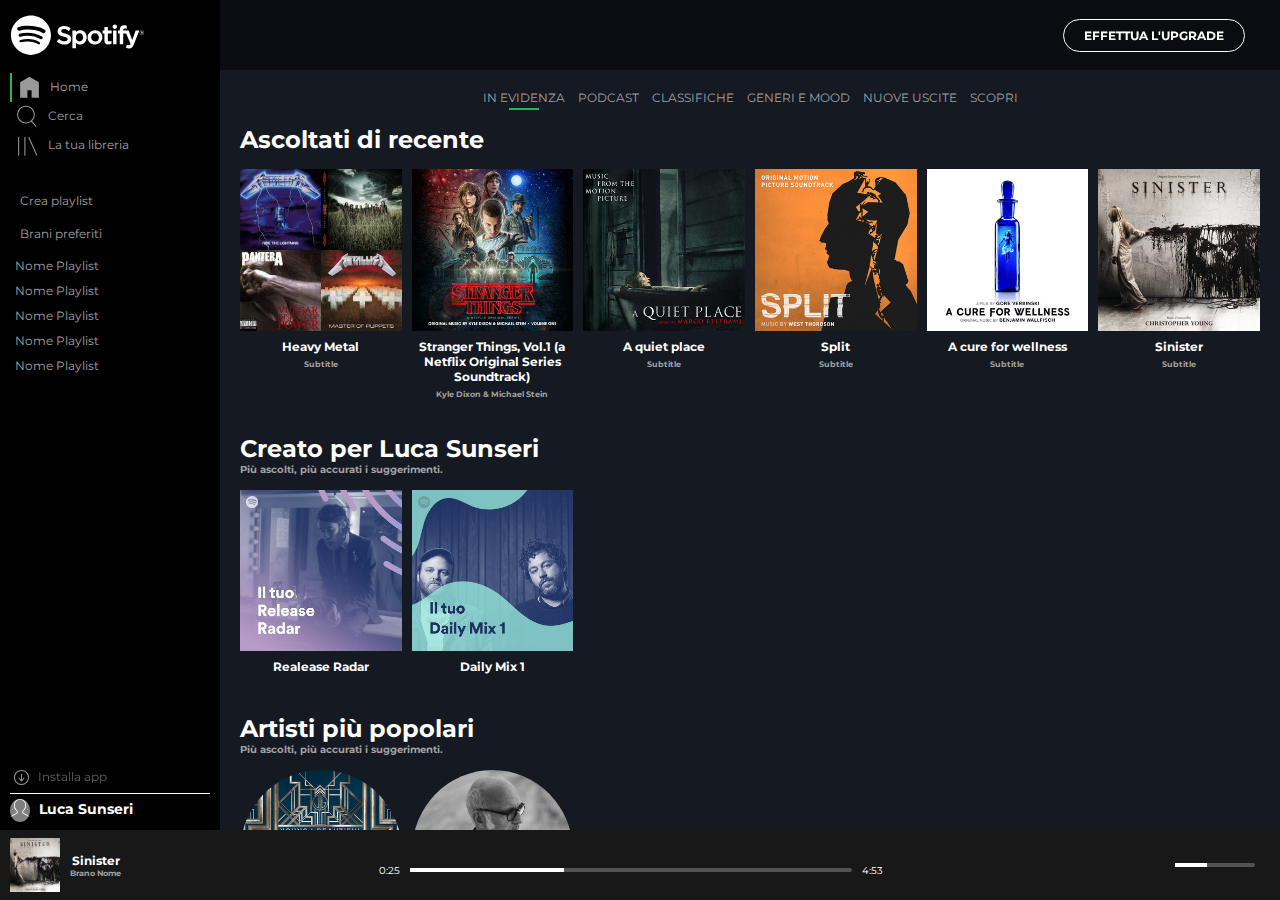
<file: index.html>
<!DOCTYPE html>
<html lang="en">
<head>
  <meta charset="UTF-8">
  <meta http-equiv="X-UA-Compatible" content="IE=edge">
  <meta name="viewport" content="width=device-width, initial-scale=1.0">
  <link rel="stylesheet" href="css/style.css">
  <link rel="preconnect" href="https://fonts.googleapis.com">
  <link rel="preconnect" href="https://fonts.gstatic.com" crossorigin>
  <link href="https://fonts.googleapis.com/css2?family=Montserrat:wght@600&display=swap" rel="stylesheet">
  <link rel="stylesheet" href="https://cdnjs.cloudflare.com/ajax/libs/font-awesome/6.0.0-beta2/css/all.min.css" integrity="sha512-YWzhKL2whUzgiheMoBFwW8CKV4qpHQAEuvilg9FAn5VJUDwKZZxkJNuGM4XkWuk94WCrrwslk8yWNGmY1EduTA==" crossorigin="anonymous" referrerpolicy="no-referrer" />
  <title>Spotify &#127911;</title>
</head>

<body>

  <div class="wrap">

    <main>

      <header>
        <div class="flex-container">
          <div class="btn">
            <span>EFFETTUA L'UPGRADE</span>
          </div>
        </div>
      </header>

      <div class="menu">

        <div class="menu-desktop">

          <div class="logo">
            <img src="img/logo.svg" alt="logo">
          </div>
  
          <div class="menu-header">
            <ul id="menu-header-main">
              <li class="active-left">
                <img src="img/home.svg" alt="home">
                Home
              </li>
              <li>
                <img src="img/search.svg" alt="search">
                Cerca
              </li>
              <li>
                <img src="img/libreria.svg" alt="libreria">
                La tua libreria
              </li>
            </ul>
    
            <ul id="menu-header-bottom">
              <li>
                <i class="fas fa-plus-square"></i>
                Crea playlist
              </li>
              <li>
                <i class="fas fa-heart"></i>
                Brani preferiti
              </li>
            </ul>
    
          </div>
  
          <div class="menu-main">
            <ul>
              <li>Nome Playlist</li>
              <li>Nome Playlist</li>
              <li>Nome Playlist</li>
              <li>Nome Playlist</li>
              <li>Nome Playlist</li>
            </ul>
          </div>
    
          <div class="menu-footer">
            <div class="install-app">
              <img src="img/download.svg" alt="download">
              Installa app
            </div>
            <div class="line"></div>
            <div class="user">
              <img id="img-user" src="img/profile.svg" alt="profile">
              Luca Sunseri
            </div>
          </div>
  
        </div>
  
        <div class="menu-mobile">
  
          <div class="logo">
            <img src="img/logo-small.svg" alt="logo-small">
          </div>
          
          <div class="flex-container">
            <div class="menu-header">
              <ul id="menu-header-main">
                <li>
                  <img src="img/home.svg" alt="home">
                </li>
                <li>
                  <img src="img/search.svg" alt="search">
                </li>
                <li>
                  <img src="img/libreria.svg" alt="libreria">
                </li>
              </ul>
            </div>
      
            <div class="menu-footer">
              <ul>
                <li>
                  <img src="img/download.svg" alt="download">
                </li>
                <div class="line"></div>
                <li class="mobile-no-hover">
                  <img src="img/profile.svg" alt="profile">
                </li>
              </ul>
            </div>
          </div>
  
        </div>

      </div>

      <div class="content">

        <div class="content-nav">
          <ul>
            <li>IN EVIDENZA<div class="active-bottom"></div></li>
            <li>PODCAST</li>
            <li>CLASSIFICHE</li>
            <li>GENERI E MOOD</li>
            <li>NUOVE USCITE</li>
            <li>SCOPRI</li>
          </ul>
        </div>

        <div class="acoltati-di-recente">
          <h1>Ascoltati di recente</h1>
  
          <div class="flex-container">
  
            <div class="box artist">
              <div class="box-img">
                <div class="hover-brightness">
                  <img src="img/metal_lifting.jpg" alt="metal_lifting">
                </div>
                <i class="far fa-play-circle fa-4x"></i>
              </div>
              <div class="box-text">
                <h4>Heavy Metal</h4>
                <h6>Subtitle</h6>
              </div>
            </div>
  
            <div class="box artist">
              <div class="box-img">
                <div class="hover-brightness">
                  <img src="img/stranger.jpeg" alt="stranger">
                </div>
                <i class="far fa-play-circle fa-4x"></i>
              </div>
              <div class="box-text">
                <h4>Stranger Things, Vol.1 (a Netflix Original Series Soundtrack)</h4>
                <h6>Kyle Dixon & Michael Stein</h6>
              </div>
            </div>
  
            <div class="box artist">
              <div class="box-img">
                <div class="hover-brightness">
                  <img src="img/aquietplace.jpeg" alt="aquietplace">
                </div>
                <i class="far fa-play-circle fa-4x"></i>
              </div>
              <div class="box-text">
                <h4>A quiet place</h4>
                <h6>Subtitle</h6>
              </div>
            </div>
  
            <div class="box artist">
              <div class="box-img">
                <div class="hover-brightness">
                  <img src="img/split.jpeg" alt="split">
                </div>
                <i class="far fa-play-circle fa-4x"></i>
              </div>
              <div class="box-text">
                <h4>Split</h4>
                <h6>Subtitle</h6>
              </div>
            </div>

            <div class="box artist">
              <div class="box-img">
                <div class="hover-brightness">
                  <img src="img/cure.jpeg" alt="cure">
                </div>
                <i class="far fa-play-circle fa-4x"></i>
              </div>
              <div class="box-text">
                <h4>A cure for wellness</h4>
                <h6>Subtitle</h6>
              </div>
            </div>

            <div class="box artist">
              <div class="box-img">
                <div class="hover-brightness">
                  <img src="img/sinister.jpeg" alt="sinister">
                </div>
                <i class="far fa-play-circle fa-4x"></i>
              </div>
              <div class="box-text">
                <h4>Sinister</h4>
                <h6>Subtitle</h6>
              </div>
            </div>
  
          </div>
  
        </div>

        <div class="creato-per-te">
          <h1>Creato per Luca Sunseri</h1>
          <h5>Più ascolti, più accurati i suggerimenti.</h5>
  
          <div class="flex-container">
  
  
            <div class="box mix">
              <div class="box-img">
                <div class="hover-brightness">
                  <img src="img/radar.jpeg" alt="realese radar">
                </div>
                <i class="far fa-play-circle fa-4x"></i>
              </div>
              <div class="box-text">
                <h4>Realease Radar</h4>
              </div>
            </div>
  
            <div class="box mix">
              <div class="box-img">
                <div class="hover-brightness">
                  <img src="img/mixdaily.jpeg" alt="mixdaily">
                </div>
                <i class="far fa-play-circle fa-4x"></i>
              </div>
              <div class="box-text">
                <h4>Daily Mix 1</h4>
              </div>
            </div>
  
  
          </div>
        </div>
  
  
        <div class="artisti-piu-popolari">
          <h1>Artisti più popolari</h1>
          <h5>Più ascolti, più accurati i suggerimenti.</h5>
  
          <div class="flex-container">
  
  
            <div class="box popular-artist">
              <div class="box-img">
                <div class="hover-brightness">
                  <img src="img/youg.jpeg" alt="youg">
                </div>
                <i class="far fa-play-circle fa-4x"></i>
              </div>
              <div class="box-text">
                <h4>Youg</h4>
              </div>
            </div>
  
            <div class="box popular-artist">
              <div class="box-img">
                <div class="hover-brightness">
                  <img src="img/einaudi.jpeg" alt="einaudi">
                </div>
                <i class="far fa-play-circle fa-4x"></i>
              </div>
              <div class="box-text">
                <h4>Einaudi</h4>
              </div>
            </div>
  
  
          </div>
        </div>

      </div>

    </main>

    <footer>
      <div class="flex-container">

        <div class="left-footer">
          <div class="song-play">
            <img src="img/sinister.jpeg" alt="sinister">
            <div class="box-text">
              <h4><a href="#">Sinister</a></h4>
              <h6><a href="#">Brano Nome</a></h6>
            </div>
          </div>
  
          <div class="heart-folder">
            <i class="far fa-heart"></i>
            <i class="far fa-folder"></i>
          </div>
  
        </div>
  
        <div class="center-footer">
          <div class="play">
            <i class="fas fa-random fa-lg"></i>
            <i class="fas fa-step-backward fa-lg"></i>
            <i class="far fa-play-circle fa-3x"></i>
            <i class="fas fa-step-forward fa-lg"></i>
            <i class="fas fa-redo fa-lg"></i>
          </div>
          <div class="time-song">
            <span>0:25</span>
            <div class="line">
              <div class="progress-line end-circle"></div>
            </div>
            <span>4:53</span>
          </div>
        </div>
  
        <div class="right-footer">
          <i class="fas fa-list-ul"></i>
          <i class="fas fa-desktop"></i>
          <div class="volume">
            <div><i class="fas fa-volume-up"></i></div>
            <div class="line">
              <div class="progress-line end-circle"></div>
            </div>
          </div>
          <i class="fas fa-expand-alt"></i>
        </div>
  
      </div>
    </footer>

  </div>
  
</body>
</html>
</file>
<file: css/style.css>
/*************** GLOBAL ***************/
* {
  margin: 0;
  padding: 0;
  box-sizing: border-box;
}

body {
  font-family: 'Montserrat', sans-serif;
  font-size: 12px;
  color: white;
}

.wrap {
  width: 100%;
  height: 100vh;
}

.flex-container {
  display: flex;
}

.line {
  height: 1px;
  background-color: white;
}

.active-bottom {
  position: absolute;
  top: 18px;
  left: 50%;
  transform: translate(-50%);
  height: 2px;
  width: 30px;
  background-color: #1DB954;
}

.active-left {
  border-left: 2px solid #1DB954;
}

ul {
  list-style-type: none;
}

/*************** MAIN ***************/
main {
  height: calc(100% - 70px);
  display: flex;
}

/************ HEADER ************/
header {
  position: fixed;
  top: 0;
  right: 0;
  z-index: 999;
  width: calc(100% - 220px);
  height: 70px;
  background-color: rgba(0, 0, 0, 0.5);
}

header .flex-container {
  justify-content: end;
  align-items: center;
  height: 100%;
}

header .btn {
  margin-right: 35px;
  border: 1px solid white;
  padding: 8px 20px;
  border-radius: 20px;
  font-weight: bold;
}

header .btn:hover {
  transform: scale(1.1);
  cursor: pointer;
}

/************ MENU ************/
/* MENU DESKTOP > 768px */
.menu-desktop {
  width: 220px;
  height: 100%;
  padding: 0 10px;
  color: #a1a1a1;
  background-color: black;
  overflow: hidden;
}

.menu-desktop ul img {
  width: 25px;
  vertical-align: middle;
  margin-right: 5px;
  filter: brightness(60%);
}

.menu-desktop ul li {
  padding: 2px 5px;
}

/*hover li*/
.menu-desktop ul li:hover {
  color: white;
  cursor: pointer;
  filter:  brightness(0) invert(1);
}

/*LOGO*/
.menu-desktop .logo img {
  width: 135px;
  padding: 15px 0;
}

/*hover logo*/
.menu-desktop .logo img:hover {
  cursor: pointer;
}

/*MENU HEADER*/
.menu-desktop .menu-header {
  height: 170px;
}

#menu-header-main {
  margin-bottom: 25px;
}

#menu-header-bottom .fas.fa-plus-square {
  font-size: 25px;
  vertical-align: middle;
  margin-right: 5px;
}

#menu-header-bottom .fas.fa-heart {
  font-size: 22px;
  color: #5040a4;
  vertical-align: middle;
  margin-right: 5px;
}

/*MENU MAIN*/
.menu-desktop .menu-main {
  height: calc(100% - 310px);
  min-height: 50px;
  overflow: auto;
  padding: 10px 0;
}

.menu-desktop .menu-main ul li {
  padding: 5px 5px;
}

/*MENU FOOTER*/
.menu-desktop .menu-footer {
  max-height: 50px;
  margin-bottom: 20px;
}

.menu-desktop .menu-footer div {
  padding: 5px 0;
}

.menu-desktop .menu-footer .line {
  padding: 0;
}

.menu-desktop .menu-footer img {
  width: 20px;
  vertical-align: middle;
  margin-right: 5px;
}

#img-user {
  background-color: grey;
  border-radius: 50%;
}

.menu-desktop .menu-footer .user {
  font-size: 14px;
  font-weight: bold;
  color: white;
}

.menu-desktop .menu-footer .install-app {
  filter: brightness(60%);
}

/*hover install-app*/
.menu-desktop .menu-footer .install-app:hover {
  color: white;
  filter:  brightness(0) invert(1);
  cursor: pointer;
}


/* MENU MOBILE < 768px */
.menu-mobile {
  display: none;
  width: 40px;
  height: 100%;
  color: #a1a1a1;
  background-color: black;
  overflow: hidden;
}

/*LOGO*/
.menu-mobile .logo {
  height: 70px;
}

/*hover logo*/
.menu-mobile .logo:hover {
  cursor: pointer;
}

.menu-mobile .flex-container {
  flex-direction: column;
  justify-content: space-between;
  height: calc(100% - 70px);
}

.menu-mobile ul img {
  width: 100%;
  filter: brightness(60%);
  transform: scale(0.8);
}

/*hover li*/
.menu-mobile ul li:hover {
  color: white;
  cursor: pointer;
  filter:  brightness(0) invert(1);
}

.menu-mobile .logo img {
  width: 100%;
  padding: 15px 0px;
  transform: scale(0.8);
}

/*MENU FOOTER*/
.menu-mobile .menu-footer .line {
  padding: 0;
}

.menu-mobile .menu-footer li:nth-child(1) {
  margin-right: 4px;
}

.menu-mobile .menu-footer .mobile-no-hover img {
  transform: scale(0.8);
  padding: 5PX;
  background-color: grey;
  border-radius: 50%;
}

/*hover mobile-no-hover*/
.menu-mobile .mobile-no-hover:hover {
  filter:  brightness(100%) invert(0);
  cursor: pointer;
}

/************ CONTENT ************/
.content {
  width: calc(100% - 220px);
  height: 100%;
  padding: 0 15px;
  padding-top: 70px;
  overflow: auto;
  background-color: #141922;
}

.content h1 {
  margin-left: 5px;
}

.content h4 {
  padding: 5px 0;
}

.content h5 {
  margin-left: 5px;
}

.content h5, .content h6 {
  color: #a1a1a1;
}

.box {
  width: calc((100% / 6) - 10px);
  display: flex;
  flex-direction: column;
  align-items: center;
  margin: 15px 5px 10px 5px;
}

.box-img {
  position: relative;
  width: 100%;
}

img {
  width: 100%;
}

.box-img i {
  display: none;
  position: absolute;
  top: 50%;
  left: 50%;
  transform: translate(-50%, -50%);
}

.box-text {
  text-align: center;
}

/*hover BOX play*/
.box:hover {
  cursor: pointer;
}

.box:hover .box-img .hover-brightness{
  filter: brightness(65%);
}

.box:hover .box-img i {
  display: block;
}

/*NAV*/
.content-nav ul {
  text-align: center;
}

.content-nav ul li {
  position: relative;
  display: inline-block;
  color: #a1a1a1;
  margin: 20px 5px;
}

/*hover nav*/
.content-nav ul li:hover {
  color: white;
  cursor: pointer;
}

/*ASCOLTATI DI RECENTE*/
.acoltati-di-recente {
  margin-bottom: 25px;
}

.acoltati-di-recente .flex-container {
  flex-wrap: wrap;
}

/*CREATO PER TE*/
.creato-per-te {
  margin-bottom: 25px;
}

.creato-per-te .flex-container {
  flex-wrap: wrap;
}

/*ARTISTI PIU' POPOLARI*/
.artisti-piu-popolari {
  margin-bottom: 25px;
}

.artisti-piu-popolari .flex-container {
  flex-wrap: wrap;
}

.box.popular-artist .box-img {
  border-radius: 50%;
  overflow: hidden;
}

/*************** FOOTER ***************/
footer {
  height: 70px;
  padding: 10px;
  color: white;
  background-color: #181818;
}

footer .flex-container {
  height: 100%;
  display: flex;
  justify-content: space-between;
  align-items: center;
}

.end-circle::after {
  content: ""; 
  display: none;
  float: right;
  height: 10px; 
  width: 10px; 
  border-radius: 10px;
  background: white; 
  margin-top: -3px;
}

/*FOOTER LEFT*/
.left-footer {
  display: flex;
}

.left-footer .song-play {
  display: flex;
}

.left-footer img {
  width: 50px;
  padding: 8px 0;
}

.left-footer .song-play .box-text {
  display: flex;
  flex-direction: column;
  justify-content: center;
  margin: 0 10px;
}  

.left-footer .song-play .box-text a {
  text-decoration: none;
  color: white;
}

.left-footer .song-play .box-text h6 a {
  color: #a1a1a1;
}

/*hover box-text*/
.left-footer .song-play .box-text a:hover {
  text-decoration: underline;
  color: white;
  cursor: pointer;
}

.left-footer .heart-folder {
  line-height: 70px;
  vertical-align: middle;
  color: #a1a1a1;
}

.left-footer .heart-folder i {
margin-right: 5px;
}

/*hover heart-folder*/
.left-footer .heart-folder i:hover {
  color: white;
  cursor: pointer;
}

/*FOOTER CENTER*/
.center-footer {
  width: 40%;
  display: flex;
  flex-direction: column;
  align-items: center;
  font-size: 10px;
}

/*play*/
.center-footer .play {
  width: 100%;
  display: flex;
  justify-content: center;
  align-items: center;
}

.center-footer .play i {
  margin: 5px 10px;
}

/*hover play*/
.center-footer .play i:hover {
  cursor: pointer;
}
.far.fa-play-circle.fa-3x:hover {
  transform: scale(1.1);
}

/*time-song*/
.center-footer .time-song {
  width: 100%;
  display: flex;
  justify-content: center;
  align-items: center;
}

.center-footer .time-song .line {
  width: 100%;
  height: 4px;
  margin: 0 10px;
  border-radius: 20px;
  background-color: #535353;
}

.center-footer .time-song .line .progress-line {
  width: 35%;
  height: 100%;
  background-color: white;
}

/*hover line song*/
.center-footer .time-song .line:hover {
  cursor: pointer;
}

.center-footer .time-song .line:hover .end-circle::after {
  display: block;
}

.center-footer .time-song .line:hover .progress-line {
  background-color: #1DB954;
}

/*FOOTER RIGHT*/
.right-footer {
  display: flex;
  justify-content: flex-end;
}

.right-footer i {
  margin-left: 15px;
}

.right-footer i:hover {
  cursor: pointer;
}

.right-footer .volume {
  display: flex;
  justify-content: center;
  align-items: center;
}

.right-footer .volume .line {
  width: 80px;
  height: 4px;
  margin-left: 10px;
  border-radius: 20px;
  background-color: #535353;
}

.right-footer .volume .line .progress-line {
  width: 40%;
  height: 100%;
  background-color: white;
}

/*hover line volume*/
.right-footer .volume .line:hover {
  cursor: pointer;
}

.right-footer .volume .line:hover .end-circle::after {
  display: block;
}

.right-footer .volume .line:hover .progress-line {
  background-color: #1DB954;
}



/*************** RESPONSIVE ***************/


@media (max-width: 992px) { 
  /************ CONTENT ************/
  .content {
    padding-top: 80px;
  }

  .box {
    width: calc((100% / 4) - 10px);
  }

  .content h1 {
    margin-top: 20px;
  }
  
  /*NAV*/
  .content-nav ul li {
    margin: 8px 10px;
  }

} 


@media (max-width: 768px) { 
  /************ CONTENT ************/
  .box {
    width: calc((100% / 2) - 10px);
  }

  /*************** FOOTER ***************/

  /*FOOTER LEFT*/
  .left-footer .heart-folder {
    display: flex;
    flex-direction: column;
    justify-content: center;
  }
  
  .left-footer .heart-folder i {
     padding-bottom: 5px;
  }

  /*FOOTER CENTER*/
  .center-footer {
    width: 40%;
  }

  /*FOOTER RIGHT*/
  .right-footer {
    font-size: 10px;
  }

  .right-footer i {
    margin-left: 10px;
  }

} 

@media (max-width: 576px) { 
  /************ HEADER ************/
  header {
    width: calc(100% - 40px);
    height: 70px;
  }

  /************ MENU ************/
  .menu-desktop {
  display: none;
  }

  .menu-mobile {
    display: block;
    }

  /************ CONTENT ************/
  .content {
    width: calc(100% - 40px);
  }

  /*************** FOOTER ***************/
  footer {
    font-size: 11px;
  }

  /*FOOTER LEFT*/
  .left-footer img {
    width: 45px;
    padding: 0 0;
  }

  /*FOOTER CENTER*/
  .center-footer{
    font-size: 9px;
  }

  /*FOOTER RIGHT*/
  .right-footer .volume .line {
    width: 50px;
  }
  
}
</file>
